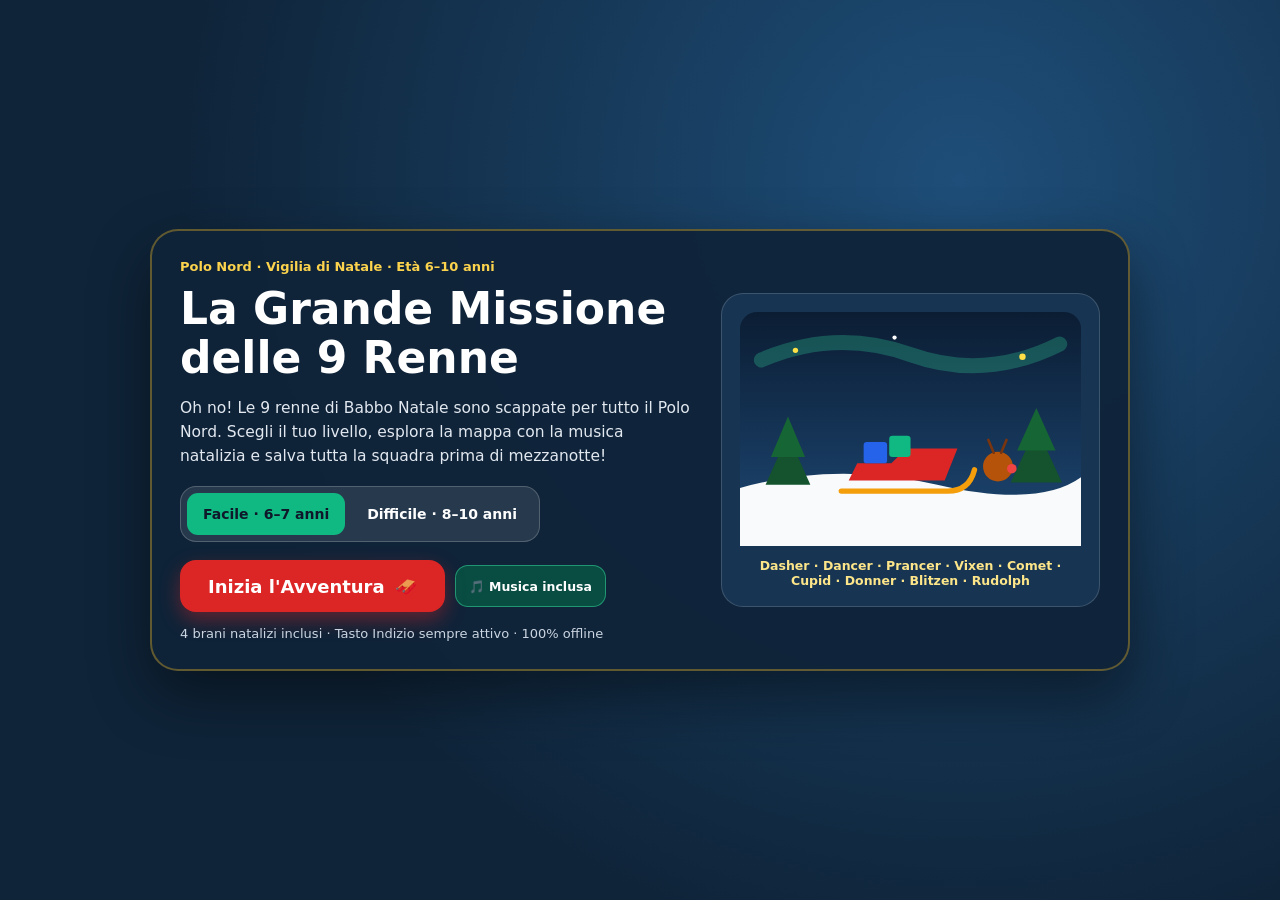
<file: public/missione-9-renne.html>
<!DOCTYPE html>
<html lang="it">
<head>
<meta charset="UTF-8">
<meta name="viewport" content="width=device-width, initial-scale=1.0">
<title>La Grande Missione delle 9 Renne — Gioco di Natale</title>
<style>
  * { box-sizing: border-box; margin: 0; padding: 0; }
  :root {
    --navy: #0F2439;
    --cream: #FFFDF9;
    --sand: #F5F1E8;
    --red: #DC2626;
    --red-dark: #B91C1C;
    --green: #059669;
    --gold: #F59E0B;
    --text: #0F172A;
    --muted: #475569;
    --border: #E2DDD5;
  }
  body {
    font-family: 'Trebuchet MS', 'Segoe UI', system-ui, -apple-system, sans-serif;
    background: var(--navy);
    color: var(--text);
    min-height: 100vh;
    overflow-x: hidden;
  }
  button, select { font-family: inherit; cursor: pointer; border: none; }
  .hidden { display: none !important; }

  .snow-layer { position: fixed; inset: 0; pointer-events: none; z-index: 5; overflow: hidden; }
  .flake { position: absolute; top: -20px; color: rgba(255,255,255,0.7); animation: fall linear infinite; user-select: none; }
  @keyframes fall {
    0% { transform: translateY(-5vh) translateX(0); opacity: 0; }
    15% { opacity: 0.85; }
    85% { opacity: 0.85; }
    100% { transform: translateY(105vh) translateX(20px); opacity: 0; }
  }

  /* Title Screen */
  #title-screen {
    position: relative; z-index: 10; min-height: 100vh;
    display: flex; align-items: center; justify-content: center;
    padding: 20px;
    background: radial-gradient(circle at 75% 20%, #1E4E79 0%, #0F2439 65%);
  }
  .title-card {
    width: 100%; max-width: 980px;
    background: rgba(15, 36, 57, 0.94);
    border: 2px solid rgba(251, 191, 36, 0.35);
    border-radius: 28px; padding: 28px;
    display: grid; grid-template-columns: 1.15fr 0.85fr; gap: 28px; align-items: center;
    box-shadow: 0 24px 60px rgba(0,0,0,0.45); color: #fff;
  }
  @media (max-width: 780px) { .title-card { grid-template-columns: 1fr; text-align: center; padding: 22px; } }
  .title-kicker { font-size: 13px; font-weight: 700; color: #FCD34D; margin-bottom: 10px; }
  .title-h1 { font-size: clamp(28px, 4vw, 44px); line-height: 1.12; font-weight: 800; margin-bottom: 14px; }
  .title-desc { font-size: 15.5px; line-height: 1.55; color: #E2E8F0; margin-bottom: 18px; }

  .diff-group {
    display: inline-flex; flex-wrap: wrap; gap: 6px; padding: 6px;
    border-radius: 16px; background: rgba(255,255,255,0.1); border: 1px solid rgba(255,255,255,0.2);
    margin-bottom: 18px;
  }
  .diff-btn {
    border-radius: 11px; padding: 10px 16px; font-size: 14px; font-weight: 800;
    background: transparent; color: #fff; min-height: 42px;
  }
  .diff-btn.active-easy { background: #10B981; color: #0F172A; }
  .diff-btn.active-hard { background: #FBBF24; color: #0F172A; }

  .btn-start {
    display: inline-flex; align-items: center; justify-content: center; gap: 10px;
    background: var(--red); color: #fff; font-size: 18px; font-weight: 800;
    padding: 15px 28px; border-radius: 16px;
    box-shadow: 0 8px 20px rgba(220,38,38,0.4); min-height: 52px;
  }
  .btn-start:hover { background: var(--red-dark); transform: translateY(-2px); }
  .title-hint { margin-top: 14px; font-size: 13px; color: #CBD5E1; }

  /* Game Shell */
  #game-screen {
    position: relative; z-index: 10; min-height: 100vh;
    display: flex; flex-direction: column;
    padding: 12px 16px 20px; gap: 12px; max-width: 1320px; margin: 0 auto;
  }
  .hud-bar { display: flex; flex-wrap: wrap; align-items: center; justify-content: space-between; gap: 10px; }
  .santa-box {
    flex: 1 1 320px; background: var(--cream); border: 1px solid var(--border); border-radius: 20px;
    padding: 10px 14px; display: flex; align-items: center; gap: 14px;
    box-shadow: 0 6px 20px rgba(0,0,0,0.2);
  }
  .santa-portrait {
    width: 64px; height: 64px; border-radius: 14px; flex-shrink: 0;
    border: 1px solid #E2E8F0; overflow: hidden; display: flex; align-items: center; justify-content: center;
  }
  .santa-meta { flex: 1; min-width: 0; }
  .santa-count-row { display: flex; align-items: baseline; gap: 8px; flex-wrap: wrap; }
  .santa-count { font-size: 22px; font-weight: 800; font-variant-numeric: tabular-nums; }
  .santa-mood-label { font-size: 12px; font-weight: 700; color: var(--muted); }
  .progress-track { margin-top: 5px; height: 9px; background: #E2E8F0; border-radius: 99px; overflow: hidden; max-width: 240px; }
  .progress-fill { height: 100%; border-radius: 99px; transition: width 0.3s ease; }
  .santa-msg { margin-top: 4px; font-size: 13px; font-weight: 600; color: #334155; }

  .hud-actions { display: flex; flex-wrap: wrap; align-items: center; gap: 8px; }
  .hud-btn {
    background: rgba(255,255,255,0.12); color: #fff; border: 1px solid rgba(255,255,255,0.25);
    padding: 9px 13px; border-radius: 13px; font-size: 12.5px; font-weight: 700; min-height: 42px;
    white-space: nowrap;
  }
  .hud-btn:hover { background: rgba(255,255,255,0.22); }
  .hud-btn.music-on { background: rgba(6, 95, 70, 0.7); border-color: rgba(52, 211, 153, 0.55); }
  .hud-btn.music-off { background: rgba(136, 19, 55, 0.7); border-color: rgba(251, 113, 133, 0.55); }
  .hud-select {
    background: rgba(255,255,255,0.12); color: #fff; border: 1px solid rgba(255,255,255,0.25);
    padding: 9px 10px; border-radius: 13px; font-size: 12.5px; font-weight: 700; min-height: 42px;
  }
  .hud-select option { color: #0F172A; background: #fff; }
  .hud-diff {
    display: inline-flex; padding: 3px; border-radius: 13px;
    background: rgba(255,255,255,0.12); border: 1px solid rgba(255,255,255,0.25); min-height: 42px;
  }
  .hud-diff button {
    padding: 6px 11px; border-radius: 9px; font-size: 12px; font-weight: 800; background: transparent; color: #E2E8F0;
  }
  .hud-diff button.on-easy { background: #10B981; color: #0F172A; }
  .hud-diff button.on-hard { background: #FBBF24; color: #0F172A; }

  /* Interactive Map */
  .map-wrap {
    position: relative; flex: 1; min-height: 500px;
    background: linear-gradient(180deg, #102A43 0%, #1E4976 38%, #EBF5FF 39%, #FFFFFF 100%);
    border-radius: 24px; border: 3px solid rgba(255,255,255,0.25);
    overflow: hidden; box-shadow: 0 20px 50px rgba(0,0,0,0.35);
  }
  .map-svg { position: absolute; inset: 0; width: 100%; height: 100%; }
  .reindeer-pin {
    position: absolute; transform: translate(-50%, -50%);
    display: flex; flex-direction: column; align-items: center; gap: 4px;
    background: none; z-index: 4; transition: transform 0.18s;
  }
  .reindeer-pin:hover { transform: translate(-50%, -54%) scale(1.06); z-index: 6; }
  .pin-circle {
    width: 54px; height: 54px; border-radius: 18px;
    background: var(--cream); border: 3px solid var(--gold);
    display: flex; align-items: center; justify-content: center; font-size: 25px;
    box-shadow: 0 6px 16px rgba(15,23,42,0.3); position: relative;
  }
  .reindeer-pin.rescued .pin-circle { background: #ECFDF5; border-color: var(--green); }
  .reindeer-pin.finale .pin-circle { border-color: var(--red); background: #FEF2F2; }
  .pin-badge {
    position: absolute; top: -7px; right: -7px;
    width: 22px; height: 22px; border-radius: 50%; font-size: 12px; font-weight: 800; color: #fff;
    display: flex; align-items: center; justify-content: center;
    background: var(--gold); border: 2px solid #fff;
  }
  .reindeer-pin.rescued .pin-badge { background: var(--green); }
  .pin-label {
    background: rgba(15, 23, 42, 0.88); color: #fff;
    padding: 3px 9px; border-radius: 10px; font-size: 11px; font-weight: 700; white-space: nowrap;
  }
  .reindeer-pin.rescued .pin-label { background: #065F46; }

  .roster-strip { display: flex; flex-wrap: wrap; gap: 6px; justify-content: center; }
  .roster-chip {
    background: rgba(255,255,255,0.1); color: #E2E8F0; border: 1px solid rgba(255,255,255,0.18);
    border-radius: 12px; padding: 6px 11px; font-size: 12px; font-weight: 700; min-height: 36px;
  }
  .roster-chip.done { background: #065F46; border-color: #34D399; color: #fff; }

  /* Modals */
  .modal-backdrop {
    position: fixed; inset: 0; z-index: 30; background: rgba(2, 6, 23, 0.72);
    display: flex; align-items: center; justify-content: center; padding: 14px; overflow-y: auto;
  }
  .modal-card {
    width: 100%; max-width: 660px; background: var(--cream);
    border-radius: 26px; border: 2px solid #FDE68A; overflow: hidden;
    box-shadow: 0 24px 60px rgba(0,0,0,0.45); margin: auto;
  }
  .modal-head {
    background: var(--sand); padding: 16px 20px; border-bottom: 1px solid var(--border);
    display: flex; align-items: center; justify-content: space-between; gap: 12px;
  }
  .modal-title-kicker { font-size: 12px; font-weight: 700; color: var(--muted); }
  .modal-title { font-size: 18px; font-weight: 800; color: var(--text); }
  .btn-close {
    background: #fff; border: 1px solid var(--border); color: var(--text);
    padding: 8px 14px; border-radius: 12px; font-size: 13px; font-weight: 700; min-height: 40px;
  }
  .modal-body { padding: 20px; display: flex; flex-direction: column; gap: 14px; }
  .story-box {
    background: #FFFBEB; border: 1px solid #FDE68A; border-radius: 16px;
    padding: 12px 14px; font-size: 14px; line-height: 1.5; font-weight: 600; color: #451A03;
  }
  .feedback-box { border-radius: 14px; padding: 11px 14px; font-size: 14px; font-weight: 700; }
  .feedback-err { background: #FFF1F2; color: #9F1239; border: 1px solid #FECDD3; }
  .feedback-ok { background: #ECFDF5; color: #065F46; border: 1px solid #A7F3D0; }

  .hint-row { padding-top: 12px; border-top: 1px solid var(--border); display: flex; flex-wrap: wrap; align-items: center; gap: 12px; }
  .btn-hint {
    background: #FBBF24; color: #0F172A; font-size: 14px; font-weight: 800;
    padding: 11px 18px; border-radius: 14px; min-height: 46px; display: inline-flex; align-items: center; gap: 6px;
  }
  .hint-box {
    flex: 1; background: #FFFBEB; border: 1px solid #FDE68A; border-radius: 12px;
    padding: 9px 12px; font-size: 13px; font-weight: 600; color: #78350F;
  }

  .game-grid-4 { display: grid; grid-template-columns: repeat(4, 1fr); gap: 10px; }
  .game-grid-3 { display: grid; grid-template-columns: repeat(3, 1fr); gap: 10px; }
  .game-grid-2 { display: grid; grid-template-columns: repeat(2, 1fr); gap: 12px; }
  .game-grid-6 { display: grid; grid-template-columns: repeat(6, 1fr); gap: 7px; }
  @media (max-width: 520px) { .game-grid-4 { grid-template-columns: repeat(2, 1fr); } .game-grid-3 { grid-template-columns: repeat(2, 1fr); } }

  .choice-card {
    background: #fff; border: 2px solid var(--border); border-radius: 16px;
    padding: 10px; min-height: 78px;
    display: flex; flex-direction: column; align-items: center; justify-content: center; gap: 4px; font-weight: 700;
  }
  .choice-card:hover { border-color: #2563EB; }
  .choice-card.hint-glow { border-color: #F59E0B; background: #FFFBEB; box-shadow: 0 0 0 4px rgba(251,191,36,0.35); }
  .choice-card.dimmed { opacity: 0.35; }

  .seq-row { display: flex; flex-wrap: wrap; justify-content: center; gap: 7px; }
  .seq-tile {
    min-width: 52px; height: 54px; padding: 0 8px; border-radius: 15px; border: 2px solid var(--border);
    background: #fff; display: flex; align-items: center; justify-content: center; font-size: 22px; font-weight: 800;
  }
  .seq-tile.q { border-style: dashed; border-color: #2563EB; color: #1D4ED8; background: #EFF6FF; }
  .seq-tile.hinted { border-color: #F59E0B; background: #FFFBEB; }

  .bell-btn {
    border-radius: 16px; padding: 13px; min-height: 82px; color: #fff; font-weight: 800;
    display: flex; flex-direction: column; align-items: center; justify-content: center; gap: 4px;
  }
  .bell-btn.lit { transform: scale(1.06); filter: brightness(1.15); box-shadow: 0 0 0 5px #FDE047; }

  .stone-btn {
    height: 54px; border-radius: 14px; border: 2px solid var(--border); background: #fff;
    font-size: 22px; display: flex; align-items: center; justify-content: center;
  }
  .stone-btn.player { background: #D1FAE5; border-color: #059669; }
  .stone-btn.ice { background: #E0F2FE; border-color: #7DD3FC; }
  .stone-btn.goal { background: #FEF3C7; border-color: #F59E0B; }
  .stone-btn.hint-glow { border-color: #F59E0B; box-shadow: 0 0 0 4px rgba(251,191,36,0.45); }

  .letter-slot {
    width: 40px; height: 48px; border-radius: 12px; border: 2px dashed #CBD5E1;
    background: #fff; font-size: 19px; font-weight: 800; color: var(--text);
  }
  .letter-slot.filled { border-style: solid; border-color: #F59E0B; background: #FBBF24; }
  .letter-tile {
    width: 42px; height: 42px; border-radius: 12px; border: 2px solid #CBD5E1;
    background: #fff; font-size: 18px; font-weight: 800;
  }
  .letter-tile:disabled { opacity: 0.25; cursor: default; }

  .victory-box { text-align: center; padding: 28px 22px; }
  .victory-box h2 { font-size: 28px; font-weight: 800; color: #065F46; margin: 12px 0 8px; }
  .victory-box p { font-size: 16px; color: var(--muted); margin-bottom: 20px; line-height: 1.5; }
</style>
</head>
<body>

<div class="snow-layer" id="snow-layer" aria-hidden="true"></div>

<!-- TITLE SCREEN -->
<section id="title-screen">
  <div class="title-card">
    <div>
      <div class="title-kicker">Polo Nord · Vigilia di Natale · Età 6–10 anni</div>
      <h1 class="title-h1">La Grande Missione delle 9 Renne</h1>
      <p class="title-desc">
        Oh no! Le 9 renne di Babbo Natale sono scappate per tutto il Polo Nord.
        Scegli il tuo livello, esplora la mappa con la musica natalizia e salva tutta la squadra prima di mezzanotte!
      </p>

      <div class="diff-group" role="group" aria-label="Difficoltà">
        <button type="button" class="diff-btn active-easy" id="title-diff-easy">Facile · 6–7 anni</button>
        <button type="button" class="diff-btn" id="title-diff-hard">Difficile · 8–10 anni</button>
      </div>
      <br>
      <div style="display:flex;flex-wrap:wrap;gap:10px;align-items:center;">
        <button type="button" class="btn-start" id="btn-start">
          <span>Inizia l'Avventura</span>
          <span aria-hidden="true">🛷</span>
        </button>
        <button type="button" class="hud-btn music-on" id="title-music-btn">🎵 Musica inclusa</button>
      </div>
      <div class="title-hint">4 brani natalizi inclusi · Tasto Indizio sempre attivo · 100% offline</div>
    </div>

    <div style="background:#173452;border-radius:22px;padding:18px;border:1px solid rgba(255,255,255,0.16);text-align:center;">
      <svg viewBox="0 0 320 220" style="width:100%;height:auto;" aria-hidden="true">
        <defs><linearGradient id="sky" x1="0" y1="0" x2="0" y2="1"><stop offset="0%" stop-color="#0B1D33"/><stop offset="100%" stop-color="#1E4976"/></linearGradient></defs>
        <rect width="320" height="220" rx="16" fill="url(#sky)"/>
        <path d="M20 45 Q90 15 160 40 T300 30" fill="none" stroke="#34D399" stroke-width="14" stroke-linecap="round" opacity="0.28"/>
        <circle cx="52" cy="36" r="2.5" fill="#FDE047"/><circle cx="145" cy="24" r="2" fill="#fff"/><circle cx="265" cy="42" r="3" fill="#FDE047"/>
        <path d="M0 165 Q90 140 185 162 T320 155 L320 220 L0 220 Z" fill="#F8FAFC"/>
        <polygon points="45,115 24,162 66,162" fill="#14532D"/><polygon points="45,98 29,136 61,136" fill="#166534"/>
        <polygon points="278,108 254,160 302,160" fill="#14532D"/><polygon points="278,90 260,130 296,130" fill="#166534"/>
        <path d="M95 168 L195 168 Q215 168 220 148" fill="none" stroke="#F59E0B" stroke-width="5" stroke-linecap="round"/>
        <path d="M102 158 L192 158 L204 128 L156 128 L142 142 L110 142 Z" fill="#DC2626"/>
        <rect x="116" y="122" width="22" height="20" rx="3" fill="#2563EB"/><rect x="140" y="116" width="20" height="20" rx="3" fill="#10B981"/>
        <circle cx="242" cy="145" r="14" fill="#B45309"/><circle cx="255" cy="147" r="4.5" fill="#EF4444"/>
        <path d="M238 132 L233 120 M245 132 L250 120" stroke="#78350F" stroke-width="2.5" stroke-linecap="round"/>
      </svg>
      <div style="margin-top:8px;font-size:12.5px;font-weight:700;color:#FDE68A;">
        Dasher · Dancer · Prancer · Vixen · Comet · Cupid · Donner · Blitzen · Rudolph
      </div>
    </div>
  </div>
</section>

<!-- MAIN GAME SCREEN -->
<section id="game-screen" class="hidden">
  <header class="hud-bar">
    <div class="santa-box">
      <div class="santa-portrait" id="santa-portrait"></div>
      <div class="santa-meta">
        <div class="santa-count-row">
          <span class="santa-count" id="santa-count">0/9</span>
          <span class="santa-mood-label" id="santa-mood-label">Renne salvate · Babbo Natale: Preoccupato</span>
        </div>
        <div class="progress-track">
          <div class="progress-fill" id="santa-progress" style="width:0%;background:#DC2626;"></div>
        </div>
        <div class="santa-msg" id="santa-msg">“Oh no! Le mie 9 renne sono scappate. Aiutami a trovarle!”</div>
      </div>
    </div>

    <div class="hud-actions">
      <div class="hud-diff" role="group" aria-label="Livello">
        <button type="button" id="hud-diff-easy" class="on-easy">Facile</button>
        <button type="button" id="hud-diff-hard">Difficile</button>
      </div>

      <select class="hud-select" id="music-select" aria-label="Brano natalizio">
        <option value="jingle">🎵 Jingle Bells</option>
        <option value="tuscendi">🎵 Tu Scendi dalle Stelle</option>
        <option value="astro">🎵 Astro del Ciel</option>
        <option value="wewish">🎵 Buon Natale</option>
      </select>

      <button type="button" class="hud-btn music-on" id="btn-music">🎵 Escludi musica</button>
      <button type="button" class="hud-btn" id="btn-sfx">🔊 Effetti ON</button>
      <button type="button" class="hud-btn" id="btn-reset">🔄 Ricomincia</button>
    </div>
  </header>

  <main class="map-wrap">
    <svg class="map-svg" viewBox="0 0 1000 560" preserveAspectRatio="none" aria-hidden="true">
      <defs><linearGradient id="nightGrad" x1="0" y1="0" x2="0" y2="1"><stop offset="0%" stop-color="#0B1F3A"/><stop offset="100%" stop-color="#1E4B7A"/></linearGradient></defs>
      <rect width="1000" height="230" fill="url(#nightGrad)"/>
      <path d="M580 55 Q700 15 800 55 T980 35" fill="none" stroke="#34D399" stroke-width="24" stroke-linecap="round" opacity="0.28"/>
      <circle cx="480" cy="60" r="24" fill="#FEF08A"/><circle cx="490" cy="54" r="21" fill="#0F2644"/>
      <circle cx="140" cy="50" r="3" fill="#fff"/><circle cx="290" cy="40" r="3" fill="#FDE047"/><circle cx="660" cy="42" r="3" fill="#fff"/>
      <polygon points="410,235 495,105 585,235" fill="#CBD5E1"/><polygon points="495,105 462,155 528,155" fill="#fff"/>
      <polygon points="560,235 635,130 720,235" fill="#94A3B8"/><polygon points="635,130 607,172 664,172" fill="#fff"/>
      <path d="M0 215 Q260 190 520 215 T1000 205 L1000 560 L0 560 Z" fill="#F1F5F9"/>
      <path d="M0 280 Q320 250 650 285 T1000 270 L1000 560 L0 560 Z" fill="#fff"/>
      <path d="M160 410 Q180 260 340 165 T610 175 Q760 200 845 210 Q890 320 865 385 Q770 465 650 435 Q500 350 380 415 Q260 470 160 410" fill="none" stroke="#FDE68A" stroke-width="26" stroke-linecap="round" opacity="0.75"/>
      <ellipse cx="760" cy="440" rx="105" ry="48" fill="#BAE6FD" stroke="#7DD3FC" stroke-width="4"/>
      <g fill="#166534">
        <polygon points="480,275 455,330 505,330"/><polygon points="520,285 496,340 544,340"/><polygon points="445,300 420,355 470,355"/>
      </g>
      <rect x="115" y="375" width="90" height="58" rx="6" fill="#92400E"/><polygon points="105,378 160,335 215,378" fill="#DC2626"/>
      <rect x="295" y="135" width="95" height="56" rx="6" fill="#FEF3C7" stroke="#B45309" stroke-width="2"/><polygon points="285,138 342,98 400,138" fill="#DC2626"/>
      <polygon points="825,215 836,130 854,130 865,215" fill="#DC2626"/><rect x="833" y="114" width="24" height="18" rx="3" fill="#FEF08A"/>
    </svg>
    <div id="map-pins"></div>
  </main>

  <nav class="roster-strip" id="roster-strip" aria-label="Elenco delle 9 renne"></nav>
</section>

<!-- CHALLENGE MODAL -->
<div id="challenge-modal" class="modal-backdrop hidden" role="dialog" aria-modal="true">
  <div class="modal-card">
    <div class="modal-head">
      <div>
        <div class="modal-title-kicker" id="modal-kicker"></div>
        <h2 class="modal-title" id="modal-title"></h2>
      </div>
      <button type="button" class="btn-close" id="btn-close-modal">← Mappa</button>
    </div>
    <div class="modal-body">
      <p class="story-box" id="modal-story"></p>
      <div id="game-stage"></div>
      <div id="feedback-box" class="feedback-box hidden"></div>
      <div class="hint-row">
        <button type="button" class="btn-hint" id="btn-hint">💡 Indizio / Aiuto</button>
        <div class="hint-box hidden" id="hint-box"></div>
      </div>
    </div>
  </div>
</div>

<!-- VICTORY MODAL -->
<div id="victory-modal" class="modal-backdrop hidden" role="dialog" aria-modal="true">
  <div class="modal-card victory-box">
    <div style="font-size:56px;">🛷🎅🦌✨</div>
    <h2>Evviva! Tutte e 9 le Renne sono Salve!</h2>
    <p id="victory-text">
      Grazie al tuo aiuto, tutte e 9 le renne sono di nuovo pronte alla slitta. Buon Natale!
    </p>
    <div style="display:flex;flex-wrap:wrap;gap:10px;justify-content:center;">
      <button type="button" class="btn-start" id="btn-play-again">Gioca di Nuovo</button>
      <button type="button" class="btn-close" id="btn-try-hard" style="padding:14px 20px;font-size:15px;">Prova Livello Difficile!</button>
    </div>
  </div>
</div>

<script>
(function() {
  /* --- CHRISTMAS MUSIC SEQUENCER (4 Polyphonic Songs) --- */
  var TRACKS = {
    jingle: {
      tempo: 210,
      mel: [[64,1],[64,1],[64,2],[64,1],[64,1],[64,2],[64,1],[67,1],[60,1.5],[62,0.5],[64,4],[65,1],[65,1],[65,1.5],[65,0.5],[65,1],[64,1],[64,1],[64,0.5],[64,0.5],[64,1],[62,1],[62,1],[64,1],[62,2],[67,2],[64,1],[64,1],[64,2],[64,1],[64,1],[64,2],[64,1],[67,1],[60,1.5],[62,0.5],[64,4],[65,1],[65,1],[65,1.5],[65,0.5],[65,1],[64,1],[64,1],[64,0.5],[64,0.5],[67,1],[67,1],[65,1],[62,1],[60,4]],
      bas: [[48,2],[55,2],[48,2],[55,2],[48,2],[55,2],[48,2],[52,2],[53,2],[53,2],[48,2],[48,2],[50,2],[50,2],[55,2],[55,2],[48,2],[55,2],[48,2],[55,2],[48,2],[55,2],[48,2],[52,2],[53,2],[53,2],[48,2],[48,2],[55,2],[55,2],[48,4]]
    },
    tuscendi: {
      tempo: 260,
      mel: [[67,1],[67,1],[69,1],[67,2],[64,1],[65,1],[67,1],[65,1],[64,2],[0,1],[62,1],[64,1],[65,1],[67,2],[64,1],[62,3],[60,3],[67,1],[67,1],[69,1],[67,2],[64,1],[65,1],[67,1],[65,1],[64,2],[0,1],[64,1],[62,1],[60,1],[62,2],[64,1],[60,3],[0,3]],
      bas: [[48,3],[52,3],[53,3],[48,3],[55,3],[48,3],[55,3],[48,3],[48,3],[52,3],[53,3],[48,3],[55,3],[55,3],[48,6]]
    },
    astro: {
      tempo: 290,
      mel: [[67,1.5],[69,0.5],[67,1],[64,3],[67,1.5],[69,0.5],[67,1],[64,3],[74,2],[74,1],[71,3],[72,2],[72,1],[67,3],[69,2],[69,1],[72,1.5],[71,0.5],[69,1],[67,1.5],[69,0.5],[67,1],[64,3],[74,2],[74,1],[77,1.5],[74,0.5],[71,1],[72,3],[76,3],[72,1.5],[67,0.5],[64,1],[67,1.5],[65,0.5],[62,1],[60,6]],
      bas: [[48,3],[48,3],[48,3],[48,3],[55,3],[55,3],[48,3],[48,3],[53,3],[53,3],[48,3],[48,3],[55,3],[55,3],[48,3],[48,3],[48,3],[55,3],[48,6]]
    },
    wewish: {
      tempo: 230,
      mel: [[62,1],[67,1],[67,0.5],[69,0.5],[67,0.5],[66,0.5],[64,1],[64,1],[64,1],[69,1],[69,0.5],[71,0.5],[69,0.5],[67,0.5],[66,1],[62,1],[62,1],[71,1],[71,0.5],[72,0.5],[71,0.5],[69,0.5],[67,1],[64,1],[62,0.5],[62,0.5],[64,1],[69,1],[66,1],[67,3]],
      bas: [[50,1],[55,3],[52,3],[57,3],[50,3],[55,3],[52,3],[50,3],[55,3]]
    }
  };

  var audioCtx = null;
  var musicMuted = false;
  var sfxMuted = false;
  var currentTrack = 'jingle';
  var musicTimer = null, mStep = 0, bStep = 0, nextM = 0, nextB = 0;

  function ensureAudio() {
    if (!audioCtx) {
      var Ctx = window.AudioContext || window.webkitAudioContext;
      if (Ctx) audioCtx = new Ctx();
    }
    if (audioCtx && audioCtx.state === 'suspended') audioCtx.resume();
    return audioCtx;
  }
  function midiFreq(m) { return 440 * Math.pow(2, (m - 69) / 12); }
  function sched(freq, t, dur, type, vol) {
    if (!audioCtx) return;
    var osc = audioCtx.createOscillator(), g = audioCtx.createGain();
    osc.type = type; osc.frequency.setValueAtTime(freq, t);
    g.gain.setValueAtTime(0.0001, t);
    g.gain.exponentialRampToValueAtTime(vol, t + 0.018);
    g.gain.exponentialRampToValueAtTime(0.0001, t + Math.max(0.05, dur));
    osc.connect(g); g.connect(audioCtx.destination);
    osc.start(t); osc.stop(t + dur + 0.03);
  }
  function startMusic() {
    if (musicMuted || musicTimer) return;
    var ctx = ensureAudio(); if (!ctx) return;
    mStep = 0; bStep = 0; nextM = ctx.currentTime + 0.06; nextB = ctx.currentTime + 0.06;
    musicTimer = setInterval(function() {
      if (musicMuted || !audioCtx) return;
      var tr = TRACKS[currentTrack], sec = tr.tempo / 1000, ahead = 0.25;
      if (nextM < audioCtx.currentTime - 0.5) nextM = audioCtx.currentTime + 0.05;
      if (nextB < audioCtx.currentTime - 0.5) nextB = audioCtx.currentTime + 0.05;
      while (nextM < audioCtx.currentTime + ahead) {
        var n = tr.mel[mStep], d = n[1] * sec;
        if (n[0] > 0) {
          var f = midiFreq(n[0]);
          sched(f, nextM, d * 0.9, 'sine', 0.045);
          sched(f * 2, nextM, d * 0.4, 'triangle', 0.012);
        }
        nextM += d; mStep = (mStep + 1) % tr.mel.length;
      }
      while (nextB < audioCtx.currentTime + ahead) {
        var b = tr.bas[bStep], bd = b[1] * sec;
        if (b[0] > 0) sched(midiFreq(b[0]), nextB, bd * 0.85, 'triangle', 0.024);
        nextB += bd; bStep = (bStep + 1) % tr.bas.length;
      }
    }, 80);
  }
  function stopMusic() { if (musicTimer) { clearInterval(musicTimer); musicTimer = null; } }

  function playTone(freq, dur, type, vol, delay) {
    if (sfxMuted) return;
    var ctx = ensureAudio(); if (!ctx) return;
    sched(freq, ctx.currentTime + (delay || 0), dur, type || 'sine', vol || 0.11);
  }
  function sfxTap() { playTone(520, 0.08, 'triangle', 0.09, 0); }
  function sfxWrong() { playTone(210, 0.16, 'triangle', 0.09, 0); playTone(175, 0.2, 'triangle', 0.09, 0.1); }
  function sfxHint() { playTone(660, 0.12, 'sine', 0.1, 0); playTone(880, 0.2, 'sine', 0.1, 0.09); }
  function sfxSaved() { [523,659,784,1046].forEach(function(f,i){ playTone(f, 0.22, 'sine', 0.12, i*0.08); }); }
  function sfxVictory() {
    [[659,0.16,0],[659,0.16,0.18],[659,0.3,0.36],[659,0.16,0.72],[659,0.16,0.9],[659,0.3,1.08],[659,0.16,1.44],[784,0.16,1.62],[523,0.2,1.8],[587,0.16,2.02],[659,0.4,2.2]]
      .forEach(function(n){ playTone(n[0], n[1], 'triangle', 0.13, n[2]); });
  }

  /* --- DATA --- */
  var REINDEER = [
    { id:'dasher', order:1, name:'Dasher (Freccia)', loc:'Laghetto Ghiacciato', x:76, y:78, type:'pattern',
      title:{easy:'Sequenza Veloce sul Ghiaccio', hard:'Sequenze Logiche sul Ghiaccio'},
      story:{easy:'Dasher corre così veloce che ha perso il ritmo! Completa la sequenza.', hard:'Risolvi tutte e 3 le sequenze logiche (simboli e numeri) per raggiungere Dasher!'},
      hint:{easy:'Osserva i primi 3 simboli che si ripetono uguali (1-2-3, poi 1-2-3).', hard:'Controlla i gruppi da 4 simboli o di quanto aumenta ogni numero rispetto al precedente!'} },
    { id:'dancer', order:2, name:'Dancer (Ballerina)', loc:'Baita delle Feste', x:87, y:65, type:'rhythm',
      title:{easy:'I Passi di Danza Musicali', hard:'Coreografia delle 6 Campanelle'},
      story:{easy:'Guarda in che ordine si illuminano le 4 campanelle, poi ripetilo tu!', hard:'Memorizza e ripeti l’esatta sequenza di 6 passi tra 6 campanelle colorate!'},
      hint:{easy:'Segui i numeri guida colorati che appaiono qui sopra!', hard:'Ecco la lista esatta dei 6 colori da toccare in ordine!'} },
    { id:'prancer', order:3, name:'Prancer (Saltarello)', loc:'Bosco dei Pini', x:49, y:55, type:'grid',
      title:{easy:'Programma il Percorso (Coding)', hard:'Coding Avanzato: Campanella e Carota'},
      story:{easy:'Allinea le tessere (Avanti, Destra, Sinistra) per guidare Prancer alla carota! Destra e Sinistra girano e avanzano di 1. Usa "Prova il percorso".', hard:'Allinea le tessere (Avanti, Destra, Sinistra) per prendere la Campanella 🔔 e poi la Carota 🥕! Destra e Sinistra girano e avanzano di 1.'},
      hint:{easy:'La tessera consigliata ora brilla d’oro qui sotto!', hard:'Segui la direzione della freccia: la prossima tessera giusta ora brilla d’oro!'} },
    { id:'vixen', order:4, name:'Vixen (Donnola)', loc:'Officina dei Giocattoli', x:16, y:73, type:'intruder',
      title:{easy:'Trova l’Intruso nell’Officina', hard:'Sfida dell’Intruso: Logica e Numeri'},
      story:{easy:'Tra questi oggetti ce n’è uno che NON c’entra niente. Scoprilo!', hard:'Risolvi 3 enigmi tra 6 carte: trova l’unica che rompe la regola!'},
      hint:{easy:'Pensa a cosa hanno in comune tre oggetti su quattro!', hard:'Controlla tabelline, somme o categorie: due carte giuste sono attenuate!'} },
    { id:'comet', order:5, name:'Comet (Cometa)', loc:'Osservatorio delle Stelle', x:61, y:29, type:'stars',
      title:{easy:'Metti in Serie i Numeri Pari', hard:'Metti in Serie la Tabellina del 4'},
      story:{easy:'Metti in ordine dal più piccolo al più grande solo i NUMERI PARI (2–12), evitando i dispari intrusi!', hard:'Metti in ordine dal più piccolo al più grande la TABELLINA DEL 4 (4–40), evitando i numeri intrusi!'},
      hint:{easy:'Il prossimo numero pari giusto da toccare ora brilla d’oro!', hard:'Conta di 4 in 4: la stella giusta ora brilla d’oro!'} },
    { id:'cupid', order:6, name:'Cupid (Cupido)', loc:'Ufficio Postale', x:34, y:27, type:'memory',
      title:{easy:'Memory delle Letterine (6 Carte)', hard:'Super Memory di Natale (12 Carte)'},
      story:{easy:'Gira due carte alla volta e trova tutte e 3 le coppie uguali!', hard:'Trova tutte e 6 le coppie uguali tra le 12 carte sul tavolo!'},
      hint:{easy:'Ho sbirciato sotto due carte uguali per aiutarti!', hard:'Sbirciatina speciale: guarda due carte uguali appena scoperte!'} },
    { id:'donner', order:7, name:'Donner / Dunder (Lampo)', loc:'Casetta degli Elfi', x:16, y:42, type:'balance',
      title:{easy:'Carica il Sacco Giusto', hard:'Calcoli degli Elfi per la Slitta'},
      story:{easy:'Conta le stelline e scegli il pacco che fa arrivare il totale a 10!', hard:'Risolvi i 3 problemi matematici di Natale (addizioni, moltiplicazioni e sottrazioni).'},
      hint:{easy:'6 più quanto fa 10? Guarda il pacco evidenziato d’oro!', hard:'Esegui un’operazione alla volta: il risultato esatto brilla d’oro!'} },
    { id:'blitzen', order:8, name:'Blitzen (Fulmine)', loc:'Faro dell’Aurora', x:84, y:31, type:'word',
      title:{easy:'La Parola Luminosa del Faro', hard:'L’Anagramma del Dolce di Natale'},
      story:{easy:'Tocca le lettere in ordine per scrivere STELLA!', hard:'Componi il dolce natalizio di 9 lettere (attenzione: ci sono 2 lettere intruse!).'},
      hint:{easy:'Ho inserito la prossima lettera giusta al suo posto!', hard:'È PANETTONE! Ho inserito la prossima lettera giusta al suo posto.'} },
    { id:'rudolph', order:9, name:'Rudolph (Naso Rosso)', loc:'Vetta Stella Polare', x:49, y:18, type:'riddle', finale:true,
      title:{easy:'L’Indovinello della Notte Magica', hard:'Codice Segreto dei 4 Indovinelli'},
      story:{easy:'Scegli i 3 simboli giusti per rispondere agli indovinelli della Vigilia.', hard:'Risolvi tutti e 4 gli indovinelli della Vigilia scegliendo tra 6 simboli!'},
      hint:{easy:'Il simbolo giusto per l’indovinello attuale ora brilla d’oro!', hard:'Guarda il simbolo che brilla d’oro per l’indovinello evidenziato!'} }
  ];

  var difficulty = 'easy';
  var rescued = new Set();
  var onHintAction = null;

  /* Snow */
  (function initSnow() {
    var layer = document.getElementById('snow-layer');
    for (var i = 0; i < 22; i++) {
      var el = document.createElement('span');
      el.className = 'flake'; el.textContent = '❄';
      el.style.left = ((i * 41) % 98) + '%';
      el.style.fontSize = (10 + (i % 4) * 4) + 'px';
      el.style.animationDuration = (8 + (i % 6) * 2) + 's';
      el.style.animationDelay = (-(i * 0.8)) + 's';
      layer.appendChild(el);
    }
  })();

  /* Santa Portrait */
  function renderSanta() {
    var c = rescued.size, p = c / 9;
    var mouthCurve = 10 - p * 22, browTilt = (1 - p) * 7 - p * 3, cheekOp = (0.15 + p * 0.65).toFixed(2);
    var info = c === 0 ? ['Preoccupato', '#FEE2E2', '#DC2626', 'Oh no! Le mie 9 renne sono scappate. Aiutami a trovarle!']
      : c <= 2 ? ['Speranzoso', '#FFEDD5', '#EA580C', 'Evviva, ne hai già trovata qualcuna! Continuiamo così!']
      : c <= 4 ? ['Incoraggiato', '#FEF3C7', '#D97706', 'Che bravura! Quasi metà squadra è tornata alla slitta!']
      : c <= 6 ? ['Sorridente', '#ECFCCB', '#65A30D', 'Fantastico! Le campane suonano sempre più forte!']
      : c <= 8 ? ['Felicissimo', '#D1FAE5', '#059669', c === 8 ? 'Manca solo una renna! La Vigilia è quasi salva!' : 'Mancano pochissime renne!']
      : ['Al settimo cielo!', '#DCFCE7', '#15803D', 'Missione compiuta! Tutte e 9 le renne sono pronte!'];

    var port = document.getElementById('santa-portrait');
    port.style.background = info[1];
    port.innerHTML =
      '<svg viewBox="0 0 100 100" width="64" height="64">' +
      (c >= 7 ? '<path d="M16 20 L18 14 L20 20 L26 22 L20 24 L18 30 L16 24 L10 22 Z" fill="#F59E0B"/>' : '') +
      '<path d="M22 44 C24 20,46 10,72 18 C82 21,86 30,82 38 L22 44 Z" fill="#DC2626"/>' +
      '<circle cx="83" cy="34" r="7" fill="#fff" stroke="#E2E8F0" stroke-width="1.5"/>' +
      '<rect x="19" y="37" width="62" height="12" rx="6" fill="#fff" stroke="#E2E8F0" stroke-width="1.2"/>' +
      '<circle cx="50" cy="58" r="26" fill="#FFD4B2"/>' +
      '<ellipse cx="33" cy="61" rx="5.5" ry="3.5" fill="#F43F5E" opacity="' + cheekOp + '"/>' +
      '<ellipse cx="67" cy="61" rx="5.5" ry="3.5" fill="#F43F5E" opacity="' + cheekOp + '"/>' +
      '<path d="M23 59 C22 82,34 94,50 94 C66 94,78 82,77 59 C72 67,63 68,50 68 C37 68,28 67,23 59 Z" fill="#fff" stroke="#E2E8F0" stroke-width="1.2"/>' +
      '<path d="M32 ' + (49 + browTilt * 0.4) + ' Q38 ' + (45 - browTilt * 0.6) + ' 44 ' + (49 - browTilt * 0.3) + '" fill="none" stroke="#fff" stroke-width="3.8" stroke-linecap="round"/>' +
      '<path d="M56 ' + (49 - browTilt * 0.3) + ' Q62 ' + (45 - browTilt * 0.6) + ' 68 ' + (49 + browTilt * 0.4) + '" fill="none" stroke="#fff" stroke-width="3.8" stroke-linecap="round"/>' +
      (c === 9
        ? '<path d="M35 55 Q39 50 43 55 M57 55 Q61 50 65 55" fill="none" stroke="#1E293B" stroke-width="2.8" stroke-linecap="round"/>'
        : '<circle cx="39" cy="54" r="3.2" fill="#1E293B"/><circle cx="61" cy="54" r="3.2" fill="#1E293B"/>') +
      (c === 0 ? '<path d="M32 58 C30 61,30 64,32 64 C34 64,34 61,32 58 Z" fill="#38BDF8"/>' : '') +
      '<path d="M50 63 C43 60,34 63,32 68 C39 69,46 67,50 65 C54 67,61 69,68 68 C66 63,57 60,50 63 Z" fill="#F8FAFC" stroke="#CBD5E1" stroke-width="0.8"/>' +
      '<ellipse cx="50" cy="59" rx="4.8" ry="3.8" fill="#F87171"/>' +
      (c >= 7
        ? '<path d="M41 69 Q50 81 59 69 Z" fill="#991B1B"/>'
        : '<path d="M41 72 Q50 ' + (72 - mouthCurve) + ' 59 72" fill="none" stroke="#7F1D1D" stroke-width="2.8" stroke-linecap="round"/>') +
      '</svg>';

    var countEl = document.getElementById('santa-count');
    countEl.textContent = c + '/9'; countEl.style.color = info[2];
    document.getElementById('santa-mood-label').textContent = 'Renne salvate · Babbo Natale: ' + info[0];
    var bar = document.getElementById('santa-progress');
    bar.style.width = Math.round(p * 100) + '%'; bar.style.background = info[2];
    document.getElementById('santa-msg').textContent = '“' + info[3] + '”';
  }

  function renderMap() {
    var pins = document.getElementById('map-pins');
    var strip = document.getElementById('roster-strip');
    pins.innerHTML = ''; strip.innerHTML = '';

    REINDEER.forEach(function(r) {
      var done = rescued.has(r.id);
      var btn = document.createElement('button');
      btn.type = 'button';
      btn.className = 'reindeer-pin' + (done ? ' rescued' : '') + (r.finale ? ' finale' : '');
      btn.style.left = r.x + '%'; btn.style.top = r.y + '%';
      btn.innerHTML = '<span class="pin-circle">🦌<span class="pin-badge">' + (done ? '✓' : r.order) + '</span></span><span class="pin-label">' + r.name + '</span>';
      btn.onclick = function() { sfxTap(); openChallenge(r); };
      pins.appendChild(btn);

      var chip = document.createElement('button');
      chip.type = 'button';
      chip.className = 'roster-chip' + (done ? ' done' : '');
      chip.textContent = (done ? '✓ ' : r.order + '. ') + r.name;
      chip.onclick = function() { sfxTap(); openChallenge(r); };
      strip.appendChild(chip);
    });
  }

  function showFeedback(type, msg) {
    var fb = document.getElementById('feedback-box');
    fb.className = 'feedback-box ' + (type === 'ok' ? 'feedback-ok' : 'feedback-err');
    fb.textContent = msg; fb.classList.remove('hidden');
  }
  function clearFeedback() { document.getElementById('feedback-box').classList.add('hidden'); }

  function markRescued(r) {
    sfxSaved();
    showFeedback('ok', 'Evviva! Hai salvato ' + r.name + '!');
    rescued.add(r.id);
    setTimeout(function() {
      document.getElementById('challenge-modal').classList.add('hidden');
      renderSanta(); renderMap();
      if (rescued.size === 9) {
        sfxVictory();
        document.getElementById('btn-try-hard').style.display = difficulty === 'easy' ? 'inline-block' : 'none';
        document.getElementById('victory-modal').classList.remove('hidden');
      }
    }, 950);
  }

  function openChallenge(r) {
    var d = difficulty;
    document.getElementById('modal-kicker').textContent = 'Sfida ' + r.order + ' di 9 · ' + (d === 'hard' ? 'Livello Difficile' : 'Livello Facile') + ' · ' + r.loc;
    document.getElementById('modal-title').textContent = r.name + ' — ' + r.title[d];
    document.getElementById('modal-story').textContent = r.story[d];
    document.getElementById('hint-box').classList.add('hidden');
    document.getElementById('hint-box').textContent = r.hint[d];
    clearFeedback(); onHintAction = null;

    var stage = document.getElementById('game-stage'); stage.innerHTML = '';
    if (r.type === 'pattern') buildPatternGame(stage, r, d);
    else if (r.type === 'rhythm') buildRhythmGame(stage, r, d);
    else if (r.type === 'grid') buildGridGame(stage, r, d);
    else if (r.type === 'intruder') buildIntruderGame(stage, r, d);
    else if (r.type === 'stars') buildStarsGame(stage, r, d);
    else if (r.type === 'memory') buildMemoryGame(stage, r, d);
    else if (r.type === 'balance') buildBalanceGame(stage, r, d);
    else if (r.type === 'word') buildWordGame(stage, r, d);
    else if (r.type === 'riddle') buildRiddleGame(stage, r, d);

    document.getElementById('challenge-modal').classList.remove('hidden');
  }

  /* 1. PATTERN */
  function buildPatternGame(stage, r, d) {
    var rounds = d === 'hard' ? [
      { seq:['🎄','⭐','🎁','🔔','🎄','⭐','🎁'], ans:'🔔', grp:4, opts:[['🎄','Albero'],['🔔','Campana'],['❄️','Fiocco'],['⛄','Pupazzo']] },
      { seq:['❄️','❄️','🔔','❄️','❄️','🔔','❄️'], ans:'❄️', grp:3, opts:[['❄️','Fiocco'],['🔔','Campana'],['⭐','Stella'],['🎁','Regalo']] },
      { seq:['1⭐','2⭐','4⭐','7⭐'], ans:'11⭐', grp:4, opts:[['9⭐','+2?'],['10⭐','+3?'],['11⭐','+4!'],['14⭐','×2?']] }
    ] : [
      { seq:['🎄','⭐','🎁','🎄','⭐'], ans:'🎁', grp:3, opts:[['🎁','Regalo'],['⛄','Pupazzo'],['🔔','Campana'],['❄️','Fiocco']] }
    ];
    var idx = 0, hinted = false;
    function draw() {
      stage.innerHTML = '';
      var cur = rounds[idx];
      var sub = document.createElement('div');
      sub.style.cssText = 'text-align:center;font-size:12px;font-weight:700;color:#64748B;margin-bottom:8px;';
      sub.textContent = 'Livello ' + (idx+1) + ' di ' + rounds.length;
      stage.appendChild(sub);

      var row = document.createElement('div'); row.className = 'seq-row';
      cur.seq.forEach(function(s, i) {
        var tile = document.createElement('div');
        tile.className = 'seq-tile' + (hinted && i < cur.grp ? ' hinted' : '');
        tile.textContent = s; row.appendChild(tile);
      });
      var q = document.createElement('div'); q.className = 'seq-tile q'; q.textContent = '?'; row.appendChild(q);
      stage.appendChild(row);

      var g = document.createElement('div'); g.className = 'game-grid-4'; g.style.marginTop = '14px';
      cur.opts.forEach(function(o, i) {
        var b = document.createElement('button'); b.type = 'button';
        b.className = 'choice-card' + (hinted && o[0] !== cur.ans && i % 2 === 1 ? ' dimmed' : '');
        b.innerHTML = '<span style="font-size:24px;font-weight:800">' + o[0] + '</span><span style="font-size:12px">' + o[1] + '</span>';
        b.onclick = function() {
          if (o[0] === cur.ans) {
            clearFeedback();
            if (idx + 1 < rounds.length) { idx++; hinted = false; sfxTap(); draw(); }
            else markRescued(r);
          } else { sfxWrong(); showFeedback('err', 'Quasi! Osserva bene la regola della sequenza.'); }
        };
        g.appendChild(b);
      });
      stage.appendChild(g);
    }
    draw();
    onHintAction = function() { hinted = true; draw(); };
  }

  /* 2. RHYTHM */
  function buildRhythmGame(stage, r, d) {
    var allBells = [
      { id:0, label:'Rosso', bg:'#EF4444', freq:523, icon:'🔔' },
      { id:1, label:'Oro', bg:'#F59E0B', freq:587, icon:'⭐' },
      { id:2, label:'Verde', bg:'#10B981', freq:659, icon:'🎄' },
      { id:3, label:'Blu', bg:'#3B82F6', freq:784, icon:'❄️' },
      { id:4, label:'Viola', bg:'#8B5CF6', freq:880, icon:'🎁' },
      { id:5, label:'Corallo', bg:'#F97316', freq:987, icon:'🕯️' }
    ];
    var bells = d === 'hard' ? allBells : allBells.slice(0, 4);
    var seq = d === 'hard' ? [0,4,2,5,1,3] : [0,2,1,3];
    var delayMs = d === 'hard' ? 470 : 600;
    var step = 0, playing = false, btns = [];

    var top = document.createElement('div');
    top.style.cssText = 'display:flex;justify-content:space-between;align-items:center;margin-bottom:10px;gap:8px;flex-wrap:wrap;';
    var status = document.createElement('div'); status.style.cssText = 'font-size:13px;font-weight:700;color:#475569;';
    var replay = document.createElement('button'); replay.type = 'button'; replay.className = 'btn-close'; replay.textContent = '🔊 Rivedi i passi';
    top.appendChild(status); top.appendChild(replay); stage.appendChild(top);

    var hintStrip = document.createElement('div');
    hintStrip.className = 'hidden';
    hintStrip.style.cssText = 'background:#FDF2F8;border:1px solid #FBCFE8;padding:8px 12px;border-radius:12px;font-size:12.5px;font-weight:700;margin-bottom:10px;';
    hintStrip.textContent = 'Ordine: ' + seq.map(function(id,i){ return (i+1) + '. ' + allBells[id].label; }).join(' → ');
    stage.appendChild(hintStrip);

    var grid = document.createElement('div'); grid.className = d === 'hard' ? 'game-grid-3' : 'game-grid-4';
    bells.forEach(function(b) {
      var btn = document.createElement('button'); btn.type = 'button'; btn.className = 'bell-btn'; btn.style.background = b.bg;
      btn.innerHTML = '<span style="font-size:26px">' + b.icon + '</span><span>' + b.label + '</span>';
      btn.onclick = function() {
        if (playing) return;
        playTone(b.freq, 0.22, 'sine', 0.13, 0);
        btn.classList.add('lit'); setTimeout(function(){ btn.classList.remove('lit'); }, 200);
        if (b.id === seq[step]) {
          clearFeedback(); step++; status.textContent = 'Passi giusti: ' + step + ' / ' + seq.length;
          if (step === seq.length) markRescued(r);
        } else {
          sfxWrong(); step = 0; status.textContent = 'Passi giusti: 0 / ' + seq.length;
          showFeedback('err', 'Ops! Riprova dall’inizio o clicca "Rivedi i passi".');
        }
      };
      btns.push(btn); grid.appendChild(btn);
    });
    stage.appendChild(grid);

    function playSeq() {
      playing = true; step = 0; status.textContent = 'Guarda bene i passi...';
      seq.forEach(function(id, i) {
        setTimeout(function(){ btns[id].classList.add('lit'); playTone(bells[id].freq, 0.2, 'sine', 0.13, 0); }, 400 + i * delayMs);
        setTimeout(function(){ btns[id].classList.remove('lit'); }, 400 + i * delayMs + Math.round(delayMs*0.6));
      });
      setTimeout(function(){ playing = false; status.textContent = 'Tocca le campanelle! (0 / ' + seq.length + ')'; }, 450 + seq.length * delayMs);
    }
    replay.onclick = playSeq; playSeq();
    onHintAction = function() { hintStrip.classList.remove('hidden'); };
  }

  /* 3. CODING PATH (Avanti, Destra, Sinistra + Prova il percorso) */
  function buildGridGame(stage, r, d) {
    var isHard = d === 'hard';
    var rows = isHard ? 4 : 3, cols = isHard ? 5 : 4;
    var hazards = isHard ? {'0,2':1,'1,0':1,'1,3':1,'2,0':1,'3,0':1,'3,3':1,'0,4':1,'1,4':1} : {'0,2':1,'2,0':1,'1,3':1};
    var bell = [2,1], goal = isHard ? [3,4] : [2,3];
    var deltas = [[0,1],[1,0],[0,-1],[-1,0]];
    var arrows = ['➡️','⬇️','⬅️','⬆️'];
    var meta = { F:['⬆️','Avanti','#2563EB'], L:['↩️','Sinistra','#D97706'], R:['↪️','Destra','#059669'] };
    var prog = [], simPos = [0,0], simDir = 0, simBell = !isHard, running = false, execIdx = -1, progNote = '', hinted = false;

    function stepCmd(cr, cc, cdir, cmd) {
      var nd = cmd === 'F' ? cdir : cmd === 'R' ? (cdir + 1) % 4 : (cdir + 3) % 4;
      return { r: cr + deltas[nd][0], c: cc + deltas[nd][1], dir: nd };
    }

    function nextHintCmd() {
      var cr = 0, cc = 0, cd = 0, cb = !isHard;
      for (var i=0;i<prog.length;i++) {
        var nx = stepCmd(cr, cc, cd, prog[i]);
        if (nx.r<0||nx.r>=rows||nx.c<0||nx.c>=cols||hazards[nx.r+','+nx.c]) return null;
        cr = nx.r; cc = nx.c; cd = nx.dir;
        if (isHard && cr===bell[0] && cc===bell[1]) cb = true;
      }
      var q = [{r:cr,c:cc,dir:cd,bell:cb,first:null}], vis = {};
      vis[cr+','+cc+','+cd+','+(cb?1:0)] = 1;
      var cmds = ['F','R','L'];
      while (q.length) {
        var cur = q.shift();
        if (cur.r===goal[0] && cur.c===goal[1] && (!isHard || cur.bell)) return cur.first;
        for (var j=0;j<cmds.length;j++) {
          var nxt = stepCmd(cur.r, cur.c, cur.dir, cmds[j]);
          if (nxt.r<0||nxt.r>=rows||nxt.c<0||nxt.c>=cols||hazards[nxt.r+','+nxt.c]) continue;
          var nb = cur.bell || (isHard && nxt.r===bell[0] && nxt.c===bell[1]);
          var key = nxt.r+','+nxt.c+','+nxt.dir+','+(nb?1:0);
          if (!vis[key]) { vis[key]=1; q.push({r:nxt.r,c:nxt.c,dir:nxt.dir,bell:nb,first:cur.first||cmds[j]}); }
        }
      }
      return null;
    }

    function draw() {
      stage.innerHTML = '';
      var info = document.createElement('div');
      info.style.cssText = 'display:flex;justify-content:space-between;font-size:12px;font-weight:700;color:#475569;margin-bottom:8px;flex-wrap:wrap;gap:6px;';
      info.innerHTML = '<span>Prancer guarda: ' + arrows[simDir] + (isHard ? (simBell ? ' · Campanella 🔔 ✓' : ' · Prendi 🔔 poi 🥕') : '') + '</span><span>Le caselle non si cliccano!</span>';
      stage.appendChild(info);

      var grid = document.createElement('div');
      grid.style.cssText = 'display:grid;grid-template-columns:repeat(' + cols + ',1fr);gap:6px;max-width:' + (isHard?'380px':'330px') + ';margin:0 auto 12px;';
      for (var row=0; row<rows; row++) {
        for (var col=0; col<cols; col++) {
          var k = row+','+col;
          var isP = simPos[0]===row && simPos[1]===col;
          var isB = isHard && !simBell && row===bell[0] && col===bell[1];
          var isG = row===goal[0] && col===goal[1];
          var isH = !!hazards[k];
          var cell = document.createElement('div');
          cell.className = 'stone-btn' + (isP?' player':isH?' ice':(isG||isB)?' goal':'');
          cell.style.height = isHard ? '48px' : '54px';
          cell.innerHTML = isP ? '<span>🦌</span><span style="font-size:13px">' + arrows[simDir] + '</span>' : isB ? '🔔' : isG ? '🥕' : isH ? '🧊' : '<span style="font-size:14px;color:#7DD3FC">❄️</span>';
          grid.appendChild(cell);
        }
      }
      stage.appendChild(grid);

      var hintCmd = hinted ? nextHintCmd() : null;
      var pal = document.createElement('div');
      pal.className = 'game-grid-3'; pal.style.maxWidth = '380px'; pal.style.margin = '0 auto 10px';
      ['F','L','R'].forEach(function(cmd) {
        var b = document.createElement('button'); b.type = 'button'; b.disabled = running;
        b.style.cssText = 'border-radius:14px;padding:10px;color:#fff;font-weight:800;display:flex;flex-direction:column;align-items:center;gap:2px;background:' + meta[cmd][2] + (hintCmd===cmd?';box-shadow:0 0 0 4px #FBBF24':'');
        b.innerHTML = '<span style="font-size:20px">' + meta[cmd][0] + '</span><span style="font-size:12.5px">' + meta[cmd][1] + '</span>';
        b.onclick = function() {
          if (running || prog.length>=16) return;
          sfxTap(); clearFeedback(); progNote = ''; prog.push(cmd); draw();
        };
        pal.appendChild(b);
      });
      stage.appendChild(pal);

      var stripWrap = document.createElement('div');
      stripWrap.style.cssText = 'background:#F1F5F9;border:1px solid #E2E8F0;border-radius:14px;padding:10px;margin-bottom:10px;';
      var stripHead = document.createElement('div');
      stripHead.style.cssText = 'display:flex;justify-content:space-between;font-size:12px;font-weight:700;color:#475569;margin-bottom:6px;';
      stripHead.innerHTML = '<span>Il tuo percorso (' + prog.length + ') — tocca una tessera per toglierla</span>';
      if (prog.length > 0) {
        var clr = document.createElement('button'); clr.type = 'button'; clr.disabled = running;
        clr.style.cssText = 'background:none;color:#BE123C;font-weight:800;font-size:12px;';
        clr.textContent = '🗑 Svuota';
        clr.onclick = function() { if (running) return; sfxTap(); prog=[]; simPos=[0,0]; simDir=0; simBell=!isHard; execIdx=-1; progNote=''; clearFeedback(); draw(); };
        stripHead.appendChild(clr);
      }
      stripWrap.appendChild(stripHead);

      var strip = document.createElement('div');
      strip.style.cssText = 'display:flex;flex-wrap:wrap;gap:6px;min-height:36px;align-items:center;';
      if (prog.length === 0) {
        strip.innerHTML = '<span style="font-size:12px;color:#94A3B8">Aggiungi Avanti, Sinistra o Destra!</span>';
      } else {
        prog.forEach(function(cmd, idx) {
          var tb = document.createElement('button'); tb.type = 'button'; tb.disabled = running;
          tb.style.cssText = 'border-radius:10px;padding:5px 9px;color:#fff;font-size:12px;font-weight:800;background:' + meta[cmd][2] + (execIdx===idx?';box-shadow:0 0 0 4px #FBBF24;transform:scale(1.08)':'');
          tb.textContent = (idx+1) + '. ' + meta[cmd][0] + ' ' + meta[cmd][1];
          tb.onclick = function() { if (running) return; sfxTap(); prog.splice(idx,1); progNote=''; clearFeedback(); draw(); };
          strip.appendChild(tb);
        });
      }
      stripWrap.appendChild(strip); stage.appendChild(stripWrap);

      if (progNote) {
        var note = document.createElement('div');
        note.style.cssText = 'background:#F0F9FF;border:1px solid #BAE6FD;border-radius:12px;padding:8px 12px;font-size:12.5px;font-weight:700;color:#0C4A6E;text-align:center;margin-bottom:8px;';
        note.textContent = progNote; stage.appendChild(note);
      }

      var runWrap = document.createElement('div'); runWrap.style.textAlign = 'center';
      var runBtn = document.createElement('button'); runBtn.type = 'button'; runBtn.disabled = running;
      runBtn.style.cssText = 'background:#059669;color:#fff;font-size:15px;font-weight:800;padding:12px 24px;border-radius:14px;min-height:46px;';
      runBtn.textContent = running ? 'Prancer sta provando...' : '▶️ Prova il percorso';
      runBtn.onclick = function() {
        if (running) return;
        if (prog.length === 0) { sfxWrong(); showFeedback('err', 'Aggiungi prima qualche tessera!'); return; }
        clearFeedback(); progNote = ''; running = true; simPos = [0,0]; simDir = 0; simBell = !isHard; execIdx = -1; draw();
        var cr = 0, cc = 0, cd = 0, cb = !isHard, frames = [];
        for (var i=0;i<prog.length;i++) {
          var nx = stepCmd(cr, cc, cd, prog[i]);
          if (nx.r<0||nx.r>=rows||nx.c<0||nx.c>=cols) { frames.push({idx:i,r:cr,c:cc,dir:nx.dir,bell:cb,err:'Al passo '+(i+1)+' esci dal sentiero!'}); break; }
          if (hazards[nx.r+','+nx.c]) { frames.push({idx:i,r:cr,c:cc,dir:nx.dir,bell:cb,err:'Al passo '+(i+1)+' c’è ghiaccio 🧊!'}); break; }
          cr = nx.r; cc = nx.c; cd = nx.dir;
          if (isHard && cr===bell[0] && cc===bell[1]) cb = true;
          frames.push({idx:i,r:cr,c:cc,dir:cd,bell:cb});
        }
        frames.forEach(function(f, s) {
          setTimeout(function() {
            execIdx = f.idx; simPos = [f.r, f.c]; simDir = f.dir; simBell = f.bell;
            if (f.err) { sfxWrong(); running = false; draw(); showFeedback('err', f.err); return; }
            sfxTap();
            if (s === frames.length - 1) {
              running = false; execIdx = -1;
              if (f.r===goal[0] && f.c===goal[1] && (!isHard || f.bell)) { draw(); markRescued(r); }
              else if (f.r===goal[0] && f.c===goal[1] && isHard && !f.bell) { draw(); sfxWrong(); showFeedback('err', 'Prima devi passare sulla Campanella 🔔!'); }
              else { progNote = 'Prancer è arrivato fino qui (' + prog.length + ' tessere). Continua!'; draw(); }
            } else { draw(); }
          }, 340 * (s + 1));
        });
      };
      runWrap.appendChild(runBtn); stage.appendChild(runWrap);
    }
    draw();
    onHintAction = function() { hinted = true; draw(); };
  }

  /* 4. INTRUDER */
  function buildIntruderGame(stage, r, d) {
    var rounds = d === 'hard' ? [
      { q:'Quale numero NON è nella tabellina del 3?', items:[['6',0],['9',0],['14',1],['12',0],['15',0],['18',0]] },
      { q:'Quale somma NON fa 20?', items:[['12+8',0],['15+5',0],['10+10',0],['11+8',1],['14+6',0],['17+3',0]] },
      { q:'Quale parola NON appartiene al Polo Nord?', items:[['🧊 Ghiaccio',0],['❄️ Neve',0],['🐪 Cammello',1],['🛷 Slitta',0],['🧤 Guanti',0],['🌲 Abete',0]] }
    ] : [
      { q:'Quale NON serve quando fuori nevica?', items:[['🧤 Guanti',0],['🧣 Sciarpa',0],['🏖️ Spiaggia',1],['🧥 Cappotto',0]] },
      { q:'Quale NON è uno strumento musicale?', items:[['🔔 Campana',0],['🥁 Tamburo',0],['🥕 Carota',1],['🎺 Tromba',0]] }
    ];
    var idx = 0, hinted = false;
    function draw() {
      stage.innerHTML = '';
      var cur = rounds[idx];
      var h = document.createElement('div');
      h.style.cssText = 'text-align:center;font-size:16.5px;font-weight:800;margin-bottom:12px;';
      h.textContent = (idx+1) + '/' + rounds.length + ' · ' + cur.q;
      stage.appendChild(h);
      var g = document.createElement('div'); g.className = d === 'hard' ? 'game-grid-3' : 'game-grid-2';
      cur.items.forEach(function(it, i) {
        var b = document.createElement('button'); b.type = 'button';
        b.className = 'choice-card' + (hinted && !it[1] && i < (d==='hard'?2:1) ? ' dimmed' : '');
        b.innerHTML = '<span style="font-size:20px;font-weight:800">' + it[0] + '</span>';
        b.onclick = function() {
          if (it[1]) {
            clearFeedback();
            if (idx+1 < rounds.length) { idx++; hinted=false; sfxTap(); draw(); }
            else markRescued(r);
          } else { sfxWrong(); showFeedback('err', 'Questo rispetta la regola! Cerca l’intruso.'); }
        };
        g.appendChild(b);
      });
      stage.appendChild(g);
    }
    draw();
    onHintAction = function() { hinted = true; draw(); };
  }

  /* 5. NUMBER SERIES (Easy: Even 2..12 + distractors | Hard: 4x table + distractors) */
  function buildStarsGame(stage, r, d) {
    var isHard = d === 'hard';
    var target = isHard ? [4,8,12,16,20,24,28,32,36,40] : [2,4,6,8,10,12];
    var pool = isHard ? [24,10,8,36,18,4,28,16,22,40,12,30,32,20] : [8,3,12,2,7,6,11,4,10];
    var step = 0, hinted = false;

    function draw() {
      stage.innerHTML = '';
      var top = document.createElement('div');
      top.style.cssText = 'text-align:center;font-size:13px;font-weight:700;color:#475569;margin-bottom:8px;';
      top.textContent = (isHard ? 'Tabellina del 4 dal più piccolo al più grande' : 'Numeri pari dal più piccolo al più grande') + ' (' + step + '/' + target.length + ')';
      stage.appendChild(top);

      var slotsBar = document.createElement('div');
      slotsBar.style.cssText = 'display:flex;flex-wrap:wrap;justify-content:center;gap:6px;background:#0F172A;border-radius:16px;padding:10px;margin-bottom:12px;';
      target.forEach(function(n, idx) {
        var sl = document.createElement('div');
        var filled = idx < step, cur = idx === step;
        sl.style.cssText = 'min-width:36px;height:36px;padding:0 6px;border-radius:10px;display:flex;align-items:center;justify-content:center;font-weight:800;font-size:14px;border:2px ' +
          (filled ? 'solid #FCD34D;background:#FBBF24;color:#0F172A' : cur ? 'dashed #818CF8;background:#312E81;color:#E0E7FF' : 'solid #334155;background:#1E293B;color:#64748B');
        sl.textContent = filled ? n : cur ? '?' : '·';
        slotsBar.appendChild(sl);
      });
      stage.appendChild(slotsBar);

      var g = document.createElement('div');
      g.style.cssText = 'display:grid;grid-template-columns:repeat(' + (isHard?5:3) + ',1fr);gap:9px;max-width:' + (isHard?'500px':'340px') + ';margin:0 auto;';
      pool.forEach(function(num) {
        var inTarget = target.indexOf(num) !== -1;
        var done = inTarget && num < target[step];
        var isNext = num === target[step];
        var b = document.createElement('button'); b.type = 'button'; b.disabled = done;
        b.className = 'choice-card' + (hinted && isNext ? ' hint-glow' : '');
        b.style.minHeight = '56px';
        if (done) { b.style.opacity = '0.45'; b.style.background = '#ECFDF5'; }
        b.innerHTML = '<span style="font-size:18px;font-weight:800">⭐ ' + num + '</span>';
        b.onclick = function() {
          if (!inTarget) {
            sfxWrong();
            showFeedback('err', isHard ? (num + ' è un intruso: non è nella tabellina del 4!') : (num + ' è dispari! Cerca solo i numeri pari.'));
            return;
          }
          if (num === target[step]) {
            clearFeedback(); playTone(460 + step*35, 0.16, 'sine', 0.12, 0);
            step++; draw();
            if (step === target.length) markRescued(r);
          } else if (num > target[step]) {
            sfxWrong(); showFeedback('err', 'Parti dal più piccolo! Prima di ' + num + ' c’è un altro numero.');
          }
        };
        g.appendChild(b);
      });
      stage.appendChild(g);
    }
    draw();
    onHintAction = function() { hinted = true; draw(); };
  }

  /* 6. MEMORY */
  function buildMemoryGame(stage, r, d) {
    var base = [{id:'h',ic:'❤️',lb:'Cuore'},{id:'b',ic:'🧸',lb:'Orsetto'},{id:'t',ic:'🚂',lb:'Trenino'}];
    if (d === 'hard') base = base.concat([{id:'g',ic:'🎁',lb:'Regalo'},{id:'s',ic:'⛄',lb:'Pupazzo'},{id:'c',ic:'🔔',lb:'Campana'}]);
    var deck = base.concat(base).map(function(c){ return {id:c.id,ic:c.ic,lb:c.lb}; }).sort(function(){ return Math.random()-0.5; });
    var open = [], matched = {}, peek = [], lock = false, moves = 0;

    function draw() {
      stage.innerHTML = '';
      var top = document.createElement('div');
      top.style.cssText = 'text-align:center;font-size:13px;font-weight:700;color:#475569;margin-bottom:10px;';
      top.textContent = 'Coppie: ' + Object.keys(matched).length + ' / ' + base.length + ' · Mosse: ' + moves;
      stage.appendChild(top);

      var g = document.createElement('div'); g.className = d === 'hard' ? 'game-grid-4' : 'game-grid-3';
      g.style.maxWidth = d === 'hard' ? '480px' : '380px'; g.style.margin = '0 auto';
      deck.forEach(function(c, i) {
        var isOpen = !!matched[c.id] || open.indexOf(i)!==-1 || peek.indexOf(i)!==-1;
        var b = document.createElement('button'); b.type = 'button'; b.className = 'choice-card';
        b.style.height = d === 'hard' ? '76px' : '92px';
        if (matched[c.id]) { b.style.background = '#ECFDF5'; b.style.borderColor = '#10B981'; }
        else if (!isOpen) { b.style.background = '#E11D48'; b.style.borderColor = '#BE123C'; b.style.color = '#fff'; }
        b.innerHTML = isOpen ? '<span style="font-size:26px">' + c.ic + '</span><span style="font-size:11px">' + c.lb + '</span>' : '<span style="font-size:22px">✉️</span>';
        b.onclick = function() {
          if (lock || matched[c.id] || open.indexOf(i)!==-1) return;
          sfxTap(); open.push(i); draw();
          if (open.length === 2) {
            moves++; lock = true;
            var a = deck[open[0]], bb = deck[open[1]];
            if (a.id === bb.id) {
              matched[a.id] = 1; open = []; lock = false; draw();
              if (Object.keys(matched).length === base.length) markRescued(r);
            } else {
              setTimeout(function(){ open = []; lock = false; draw(); }, 700);
            }
          }
        };
        g.appendChild(b);
      });
      stage.appendChild(g);
    }
    draw();
    onHintAction = function() {
      for (var i=0;i<deck.length;i++) {
        if (!matched[deck[i].id]) {
          var tid = deck[i].id; peek = [];
          deck.forEach(function(c, idx){ if (c.id===tid) peek.push(idx); });
          draw(); setTimeout(function(){ peek=[]; draw(); }, 1600); break;
        }
      }
    };
  }

  /* 7. BALANCE */
  function buildBalanceGame(stage, r, d) {
    var rounds = d === 'hard' ? [
      { q:'18 stelle nel sacco su 25 posti: quante ne mancano?', eq:'18 + ? = 25', ans:7, opts:[5,6,7,8] },
      { q:'3 slitte con 4 pacchi ciascuna, più 5 pacchi extra:', eq:'(3 × 4) + 5 = ?', ans:17, opts:[12,15,17,19] },
      { q:'30 biscotti meno 12 a Dasher e meno 9 a Comet:', eq:'30 − 12 − 9 = ?', ans:9, opts:[7,8,9,11] }
    ] : [
      { q:'Quale pacco fa arrivare il sacco a 10 stelle?', eq:'6 ⭐ + ? = 10 ⭐', ans:4, opts:[2,4,5,7] }
    ];
    var idx = 0, hinted = false;
    function draw() {
      stage.innerHTML = '';
      var cur = rounds[idx];
      var eq = document.createElement('div');
      eq.style.cssText = 'text-align:center;background:#F0F9FF;border:1px solid #BAE6FD;border-radius:16px;padding:12px;margin-bottom:14px;';
      eq.innerHTML = '<div style="font-size:14px;font-weight:700;margin-bottom:6px">' + cur.q + '</div><div style="font-size:22px;font-weight:800;color:#0369A1">' + cur.eq + '</div>';
      stage.appendChild(eq);

      var g = document.createElement('div'); g.className = 'game-grid-4';
      cur.opts.forEach(function(val) {
        var b = document.createElement('button'); b.type = 'button';
        b.className = 'choice-card' + (hinted && val === cur.ans ? ' hint-glow' : '');
        b.innerHTML = '<span style="font-size:22px;font-weight:800">' + (d==='easy'?'+'+val:val) + '</span>' + (d==='easy'?'<span style="font-size:12px">'+'⭐'.repeat(val)+'</span>':'');
        b.onclick = function() {
          if (val === cur.ans) {
            clearFeedback();
            if (idx+1 < rounds.length) { idx++; hinted=false; sfxTap(); draw(); }
            else markRescued(r);
          } else { sfxWrong(); showFeedback('err', 'Riprova il calcolo con calma!'); }
        };
        g.appendChild(b);
      });
      stage.appendChild(g);
    }
    draw();
    onHintAction = function() { hinted = true; draw(); };
  }

  /* 8. WORD SCRAMBLE */
  function buildWordGame(stage, r, d) {
    var target = d === 'hard' ? 'PANETTONE' : 'STELLA';
    var tiles = d === 'hard' ? ['T','E','P','R','N','O','A','T','S','N','E'] : ['L','S','A','T','E','L'];
    var slots = Array.apply(null, Array(target.length)).map(function(){ return null; });

    function draw() {
      stage.innerHTML = '';
      var clue = document.createElement('div');
      clue.style.cssText = 'text-align:center;background:#FFFBEB;border:1px solid #FDE68A;border-radius:14px;padding:10px;font-size:13.5px;font-weight:700;margin-bottom:12px;';
      clue.textContent = d === 'hard' ? '🍰 Dolce natalizio italiano di 9 lettere (ci sono 2 lettere intruse!)' : '⭐ Scrivi la parola luminosa: STELLA';
      stage.appendChild(clue);

      var sRow = document.createElement('div'); sRow.className = 'seq-row'; sRow.style.marginBottom = '12px';
      slots.forEach(function(ti, si) {
        var b = document.createElement('button'); b.type = 'button'; b.className = 'letter-slot' + (ti!==null?' filled':'');
        b.textContent = ti!==null ? tiles[ti] : '';
        b.onclick = function() { if (ti!==null) { sfxTap(); slots[si]=null; clearFeedback(); draw(); } };
        sRow.appendChild(b);
      });
      stage.appendChild(sRow);

      var tRow = document.createElement('div'); tRow.className = 'seq-row';
      tiles.forEach(function(ch, ti) {
        var used = slots.indexOf(ti) !== -1;
        var b = document.createElement('button'); b.type = 'button'; b.className = 'letter-tile'; b.disabled = used;
        b.textContent = ch;
        b.onclick = function() {
          var empty = slots.indexOf(null); if (empty === -1) return;
          sfxTap(); clearFeedback(); slots[empty] = ti; draw();
          if (slots.indexOf(null) === -1) {
            var word = slots.map(function(i){ return tiles[i]; }).join('');
            if (word === target) markRescued(r);
            else { sfxWrong(); showFeedback('err', 'Quasi! Tocca una lettera in alto per toglierla.'); }
          }
        };
        tRow.appendChild(b);
      });
      stage.appendChild(tRow);
    }
    draw();
    onHintAction = function() {
      for (var i=0;i<target.length;i++) {
        if (slots[i]===null || tiles[slots[i]]!==target[i]) {
          var need = target[i];
          var ti = tiles.findIndex(function(ch, idx){ return ch===need && slots.indexOf(idx)===-1; });
          if (ti===-1) ti = tiles.indexOf(need);
          slots = slots.map(function(x){ return x===ti?null:x; });
          slots[i] = ti; draw();
          var word = slots.map(function(idx){ return idx!==null?tiles[idx]:''; }).join('');
          if (word === target) markRescued(r);
          break;
        }
      }
    };
  }

  /* 9. FINALE RIDDLE */
  function buildRiddleGame(stage, r, d) {
    var clues = d === 'hard' ? [
      { q:'1. Segna la mezzanotte esatta della Vigilia', a:'clock' },
      { q:'2. Illumina la nebbia davanti alla slitta', a:'nose' },
      { q:'3. Scende leggero e silenzioso dalle nuvole', a:'snow' },
      { q:'4. È arancione e croccante per le renne', a:'carrot' }
    ] : [
      { q:'1. Illumina la nebbia davanti alla slitta', a:'nose' },
      { q:'2. Fa "din-don!" sul collare delle renne', a:'bell' },
      { q:'3. È verde, pieno di palline e regali sotto', a:'tree' }
    ];
    var syms = [
      { id:'nose', ic:'🔴', lb:'Naso Rosso' },
      { id:'snow', ic:'❄️', lb:'Fiocco' },
      { id:'bell', ic:'🔔', lb:'Campanella' },
      { id:'carrot', ic:'🥕', lb:'Carota' },
      { id:'tree', ic:'🎄', lb:'Albero' }
    ];
    if (d === 'hard') syms.push({ id:'clock', ic:'🕰️', lb:'Orologio' });
    var step = 0, hinted = false;

    function draw() {
      stage.innerHTML = '';
      var list = document.createElement('div');
      list.style.cssText = 'display:flex;flex-direction:column;gap:7px;margin-bottom:12px;';
      clues.forEach(function(cl, i) {
        var row = document.createElement('div');
        var done = i < step, act = i === step;
        row.style.cssText = 'display:flex;justify-content:space-between;align-items:center;padding:9px 12px;border-radius:14px;border:2px solid ' +
          (done?'#34D399;background:#ECFDF5':act?'#FB7185;background:#FFF1F2':'#E2E8F0;background:#F8FAFC') + ';font-size:13px;font-weight:700;';
        var sym = syms.find(function(s){ return s.id===cl.a; });
        row.innerHTML = '<span>' + cl.q + '</span><span style="font-size:19px">' + (done?sym.ic:act?'?':'·') + '</span>';
        list.appendChild(row);
      });
      stage.appendChild(list);

      var g = document.createElement('div');
      g.style.cssText = 'display:grid;grid-template-columns:repeat(auto-fit,minmax(88px,1fr));gap:9px;';
      syms.forEach(function(s) {
        var b = document.createElement('button'); b.type = 'button';
        b.className = 'choice-card' + (hinted && s.id === clues[step].a ? ' hint-glow' : '');
        b.innerHTML = '<span style="font-size:26px">' + s.ic + '</span><span style="font-size:11.5px">' + s.lb + '</span>';
        b.onclick = function() {
          if (s.id === clues[step].a) {
            clearFeedback(); sfxTap(); step++; hinted = false; draw();
            if (step === clues.length) markRescued(r);
          } else { sfxWrong(); showFeedback('err', 'Rileggi l’indovinello evidenziato in rosso!'); }
        };
        g.appendChild(b);
      });
      stage.appendChild(g);
    }
    draw();
    onHintAction = function() { hinted = true; draw(); };
  }

  /* --- UI WIRING --- */
  function syncDiffButtons() {
    document.getElementById('title-diff-easy').className = 'diff-btn' + (difficulty==='easy'?' active-easy':'');
    document.getElementById('title-diff-hard').className = 'diff-btn' + (difficulty==='hard'?' active-hard':'');
    document.getElementById('hud-diff-easy').className = difficulty==='easy'?'on-easy':'';
    document.getElementById('hud-diff-hard').className = difficulty==='hard'?'on-hard':'';
  }
  function setDifficulty(next) {
    if (next === difficulty) return;
    sfxTap(); difficulty = next; rescued.clear();
    syncDiffButtons();
    document.getElementById('victory-modal').classList.add('hidden');
    renderSanta(); renderMap();
  }
  document.getElementById('title-diff-easy').onclick = function(){ setDifficulty('easy'); };
  document.getElementById('title-diff-hard').onclick = function(){ setDifficulty('hard'); };
  document.getElementById('hud-diff-easy').onclick = function(){ setDifficulty('easy'); };
  document.getElementById('hud-diff-hard').onclick = function(){ setDifficulty('hard'); };

  function syncMusicButtons() {
    var mBtn = document.getElementById('btn-music');
    var tBtn = document.getElementById('title-music-btn');
    mBtn.textContent = musicMuted ? '🎵 Attiva musica' : '🎵 Escludi musica';
    mBtn.className = 'hud-btn ' + (musicMuted ? 'music-off' : 'music-on');
    tBtn.textContent = musicMuted ? '🎵 Musica esclusa' : '🎵 Musica inclusa';
    tBtn.className = 'hud-btn ' + (musicMuted ? 'music-off' : 'music-on');
  }
  function toggleMusic() {
    musicMuted = !musicMuted;
    if (musicMuted) stopMusic(); else { sfxTap(); startMusic(); }
    syncMusicButtons();
  }
  document.getElementById('btn-music').onclick = toggleMusic;
  document.getElementById('title-music-btn').onclick = toggleMusic;

  document.getElementById('music-select').onchange = function() {
    sfxTap(); currentTrack = this.value;
    if (!musicMuted) { stopMusic(); startMusic(); }
  };

  document.getElementById('btn-sfx').onclick = function() {
    sfxMuted = !sfxMuted;
    this.textContent = sfxMuted ? '🔇 Effetti OFF' : '🔊 Effetti ON';
    if (!sfxMuted) sfxTap();
  };

  document.getElementById('btn-start').onclick = function() {
    sfxTap();
    if (!musicMuted) startMusic();
    document.getElementById('title-screen').classList.add('hidden');
    document.getElementById('game-screen').classList.remove('hidden');
    renderSanta(); renderMap();
  };
  document.getElementById('btn-close-modal').onclick = function() {
    sfxTap(); document.getElementById('challenge-modal').classList.add('hidden');
  };
  document.getElementById('btn-hint').onclick = function() {
    sfxHint(); document.getElementById('hint-box').classList.remove('hidden');
    if (onHintAction) onHintAction();
  };
  function resetAll() {
    sfxTap(); rescued.clear();
    document.getElementById('victory-modal').classList.add('hidden');
    renderSanta(); renderMap();
  }
  document.getElementById('btn-reset').onclick = resetAll;
  document.getElementById('btn-play-again').onclick = resetAll;
  document.getElementById('btn-try-hard').onclick = function() { setDifficulty('hard'); };
})();
</script>
</body>
</html>
</file>
